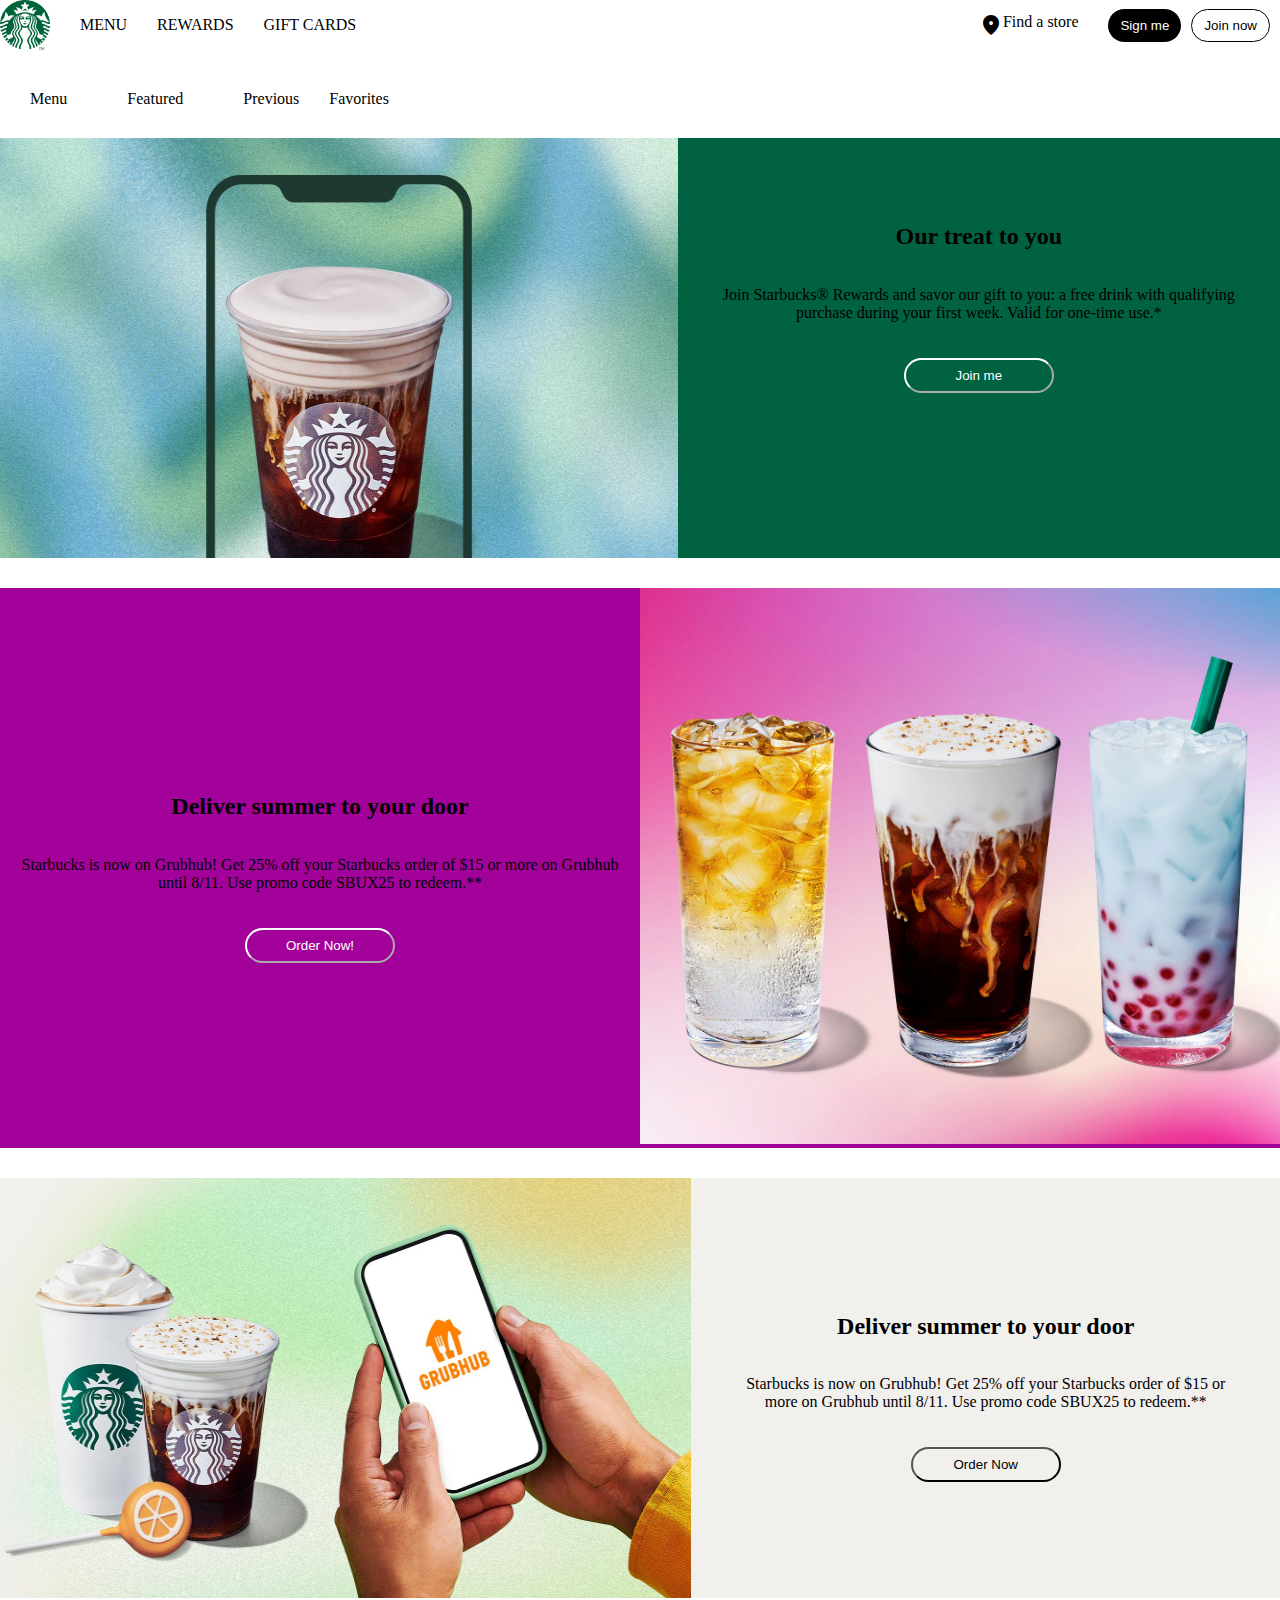
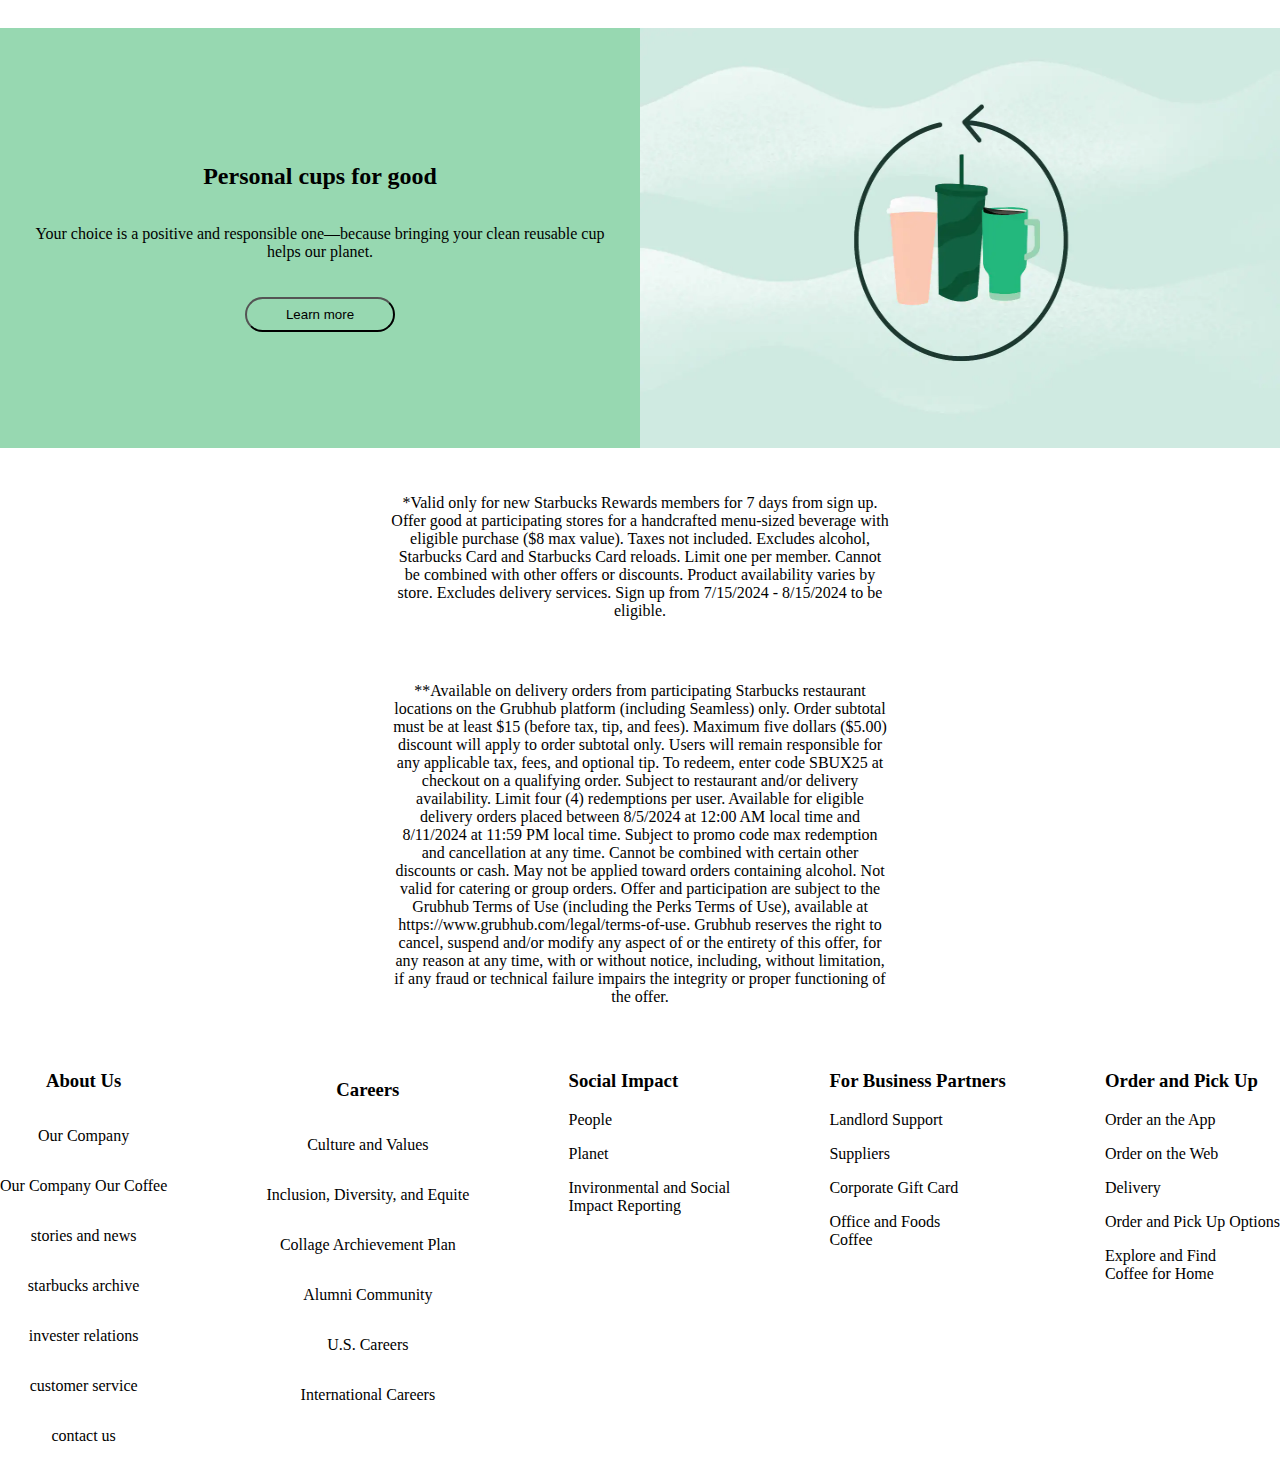
<file: index.html>
<!DOCTYPE html>
<html lang="en">
  <head>
    <meta charset="UTF-8" />
    <meta name="viewport" content="width=device-width, initial-scale=1.0" />
    <title>Starbucks1</title>
    <link rel="stylesheet" href="./starbucks.css" />
    <link
      rel="stylesheet"
      href="https://fonts.googleapis.com/css2?family=Material+Symbols+Outlined:opsz,wght,FILL,GRAD@20..48,100..700,0..1,-50..200"
    />
  </head>
  <body>
    <header
      style="
        display: flex;
        flex-direction: row;
        justify-content: space-between;

        width: 100%;
      "
    >
      <div id="left-side" style="display: flex; align-items: center">
        <img src="./logo starbucks.svg.png" height="50px" width="50px" alt="" />
        <div style="display: flex; justify-content: space-between">
          <div style="display: flex; padding-left: 30px">MENU</div>
          <div style="display: flex; padding-left: 30px">REWARDS</div>
          <div style="display: flex; padding-left: 30px">GIFT CARDS</div>
        </div>
      </div>

      <div id="right-side" style="display: flex; align-items: center">
        <div style="display: flex">
          <span class="material-symbols-outlined"> location_on </span>
          <span> Find a store</span>
        </div>

        <div id="call-out">
          <button>Sign me</button>
          <button>Join now</button>
        </div>
      </div>
    </header>
    <div id="intro" style="display: flex; align-items: center">
      <div style="display: flex; padding-left: 30px">Menu</div>
      <div style="display: flex; padding-left: 30px">Featured</div>
      <div style="display: flex; padding-left: 30px">Previous</div>
      <div style="display: flex; paddng-left: 30px">Favorites</div>
    </div>
    <div id="section1">
      <div id="section1-left">
        <img src="./section2 drinl pic.jpg" alt="" />
      </div>
      <div id="section1-rigth">
        <h2>Our treat to you</h2>
        <p>
          Join Starbucks® Rewards and savor our gift to you: a free drink with
          qualifying purchase during your first week. Valid for one-time use.*
        </p>
        <button>Join me</button>
      </div>
    </div>
    <div id="section-2">
      <div id="section-2-left">
        <h2>Deliver summer to your door</h2>
        <p>
          Starbucks is now on Grubhub! Get 25% off your Starbucks order of $15
          or more on Grubhub until 8/11. Use promo code SBUX25 to redeem.**
        </p>
        <button>Order Now!</button>
      </div>
      <div id="section-2-right">
        <img src="./section4.1 pic.webp" alt="" />
      </div>
    </div>
    <div id="section3">
      <div id="section3-left">
        <img src="./starbucks grubhub pic.jpg" alt="" />
      </div>

      <div id="section3-rigth">
        <h2>Deliver summer to your door</h2>
        <p>
          Starbucks is now on Grubhub! Get 25% off your Starbucks order of $15
          or more on Grubhub until 8/11. Use promo code SBUX25 to redeem.**
        </p>
        <button>Order Now</button>
      </div>
    </div>
    <div id="section4">
      <div id="section4-left">
        <h2>Personal cups for good</h2>
        <p>
          Your choice is a positive and responsible one—because bringing your
          clean reusable cup helps our planet.
        </p>
        <button>Learn more</button>
      </div>
      <div id="section4-rigth">
        <img src="./last pic .webp" alt="" />
      </div>
    </div>
    <div id="section5-text1">
      <p>
        *Valid only for new Starbucks Rewards members for 7 days from sign up.
        Offer good at participating stores for a handcrafted menu-sized beverage
        with eligible purchase ($8 max value). Taxes not included. Excludes
        alcohol, Starbucks Card and Starbucks Card reloads. Limit one per
        member. Cannot be combined with other offers or discounts. Product
        availability varies by store. Excludes delivery services. Sign up from
        7/15/2024 - 8/15/2024 to be eligible.
      </p>
    </div>
    <div id="section5-text2">
      <p>
        **Available on delivery orders from participating Starbucks restaurant
        locations on the Grubhub platform (including Seamless) only. Order
        subtotal must be at least $15 (before tax, tip, and fees). Maximum five
        dollars ($5.00) discount will apply to order subtotal only. Users will
        remain responsible for any applicable tax, fees, and optional tip. To
        redeem, enter code SBUX25 at checkout on a qualifying order. Subject to
        restaurant and/or delivery availability. Limit four (4) redemptions per
        user. Available for eligible delivery orders placed between 8/5/2024 at
        12:00 AM local time and 8/11/2024 at 11:59 PM local time. Subject to
        promo code max redemption and cancellation at any time. Cannot be
        combined with certain other discounts or cash. May not be applied toward
        orders containing alcohol. Not valid for catering or group orders. Offer
        and participation are subject to the Grubhub Terms of Use (including the
        Perks Terms of Use), available at
        https://www.grubhub.com/legal/terms-of-use. Grubhub reserves the right
        to cancel, suspend and/or modify any aspect of or the entirety of this
        offer, for any reason at any time, with or without notice, including,
        without limitation, if any fraud or technical failure impairs the
        integrity or proper functioning of the offer.
      </p>
    </div>
    <footer id="footer">
      <div class="footer-text1">
        <h3>About Us</h3>
        <p>Our Company</p>
        <p>Our Company Our Coffee</p>
        <p>stories and news</p>
        <p>starbucks archive</p>
        <p>invester relations</p>
        <p>customer service</p>
        <p>contact us</p>
      </div>
      <div class="footer-text2">
        <h3>Careers</h3>
        <p>Culture and Values</p>
        <p>Inclusion, Diversity, and Equite</p>
        <p>Collage Archievement Plan</p>
        <p>Alumni Community</p>
        <p>U.S. Careers</p>
        <p>International Careers</p>
        <p></p>
      </div>
      <div>
        <h3>Social Impact</h3>
        <p>People</p>
        <p>Planet</p>
        <p>
          Invironmental and Social <br />
          Impact Reporting
        </p>
        <p></p>
        <p></p>
        <p></p>
        <p></p>
      </div>
      <div>
        <h3>For Business Partners</h3>
        <p>Landlord Support</p>
        <p>Suppliers</p>
        <p>Corporate Gift Card</p>
        <p>
          Office and Foods <br />
          Coffee
        </p>
        <p></p>
        <p></p>
        <p></p>
      </div>
      <div>
        <h3>Order and Pick Up</h3>
        <p>Order an the App</p>
        <p>Order on the Web</p>
        <p>Delivery</p>
        <p>Order and Pick Up Options</p>
        <p>
          Explore and Find <br />
          Coffee for Home
        </p>
        <p></p>
        <p></p>
      </div>
    </footer>
  </body>
</html>
</file>
<file: starbucks.css>
body {
  margin: 0;
  padding: 0;
}
.material-symbols-outlined {
  font-variation-settings: "FILL" 1, "wght" 400, "GRAD" 0, "opsz" 24;
}

#section1 {
  width: 100%;
  height: 420px;
  background-color: #006241;
  margin-top: 30px;
  display: flex;
  flex-direction: row;
}
#section1-left img {
  height: 420px;
  width: 100%;
}
#section1-rigth {
  display: flex;
  flex-direction: column;
  justify-content: center;
  text-align: center;
  align-items: center;
  height: 320px;
  width: 50%;
}
#section1-rigth button {
  height: 35px;
  width: 150px;
  background-color: #006241;
  border-radius: 3px;
  border-color: white;
  color: white;
  border-radius: 30px;
  margin-top: 20px;
}
#section1-rigth button:hover {
  cursor: pointer;
  opacity: 0.5;
  padding: 7px 16px;
}
#section1-rigth p {
  padding: 0px 40px;
}
#section-2 {
  width: 100%;
  margin-top: 30px;
  background-color: #a3029a;
  display: flex;
}

#section-2-right {
  width: 50%;
  height: 100%;
}

#section-2-right img {
  width: 100%;
}

#section-2-left {
  width: 50%;
  display: flex;
  flex-direction: column;
  align-items: center;
  justify-content: center;
  text-align: center;
}
#section-2-left p {
  padding: 0px 20px;
}
#section-2-left button {
  height: 35px;
  width: 150px;
  background-color: #a3029a;

  border-color: white;
  color: white;
  border-radius: 30px;
  margin-top: 20px;
}
#section-2-left button:hover {
  cursor: pointer;
  opacity: 0.75;
  padding: 7px 16px;
}
#section3 {
  height: 420px;
  width: 100%;
  background-color: #f2f0ed;
  display: flex;
  flex-direction: row;
  margin-top: 30px;
}
#section3-left img {
  height: 420px;
  width: 100%;
}
#section3-rigth {
  display: flex;
  flex-direction: column;
  justify-content: center;
  align-items: center;
  text-align: center;
  width: 43%;
  padding: 0px 30px;
}
#section3-rigth p {
  padding: 0px 20px;
  display: flex;
  text-align: center;
  padding: 0px 20px;
}
#section3-rigth button {
  height: 35px;
  width: 150px;
  background-color: #f2f0ed;
  border-color: black;
  color: black;
  border-radius: 30px;
  margin-top: 20px;
  padding: 7px 16px;
}
#section3-rigth button:hover {
  cursor: pointer;
  opacity: 0.5;
}
#section4 {
  height: 420px;
  width: 100%;
  background-color: #97d8b1;
  display: flex;
  flex-direction: row;
  margin-top: 30px;
}
#section4-left {
  width: 50%;
  display: flex;
  flex-direction: column;
  align-items: center;
  justify-content: center;
  text-align: center;
}
#section4-rigth {
  width: 50%;
  height: 100%;
}
#section4-rigth img {
  width: 100%;
  height: 420px;
}
#section4-left p {
  padding: 0px 20px;
  display: flex;
  text-align: center;
  padding: 0px 20px;
}
#section4-left button {
  height: 35px;
  width: 150px;
  background-color: #97d8b1;
  border-color: black;
  color: black;
  border-radius: 30px;
  margin-top: 20px;
  padding: 7px 16px;
}
#section4-left button:hover {
  cursor: pointer;
  opacity: 0.5;
}
#section5-text1 {
  text-align: center;
  margin-top: 30px;
  display: flex;
  justify-content: center;
}

#section5-text1 p {
  width: 500px;
  font-size: 16px;
}
#section5-text2 {
  margin-top: 80px;
}
#section5-text2 {
  text-align: center;
  margin-top: 30px;
  display: flex;
  justify-content: center;
}
#section5-text2 p {
  width: 500px;
  font-size: 16px;
}
#footer {
  display: flex;
  flex-direction: row;
  justify-content: space-between;
  margin-top: 30px;
}
.footer-text1 {
  display: flex;
  flex-direction: column;
  text-align: start;
  justify-content: center;
  align-items: center;
}
.footer-text2 {
  display: flex;
  flex-direction: column;
  text-align: start;
  justify-content: center;
  align-items: center;
}
#intro {
  margin-top: 40px;
  gap: 30px;
}
#call-out {
  display: flex;
  gap: 10px;
  margin: 0px 10px;
}
#call-out button {
  border-radius: 20px;
  padding: 8px 12px;
  border: none;
}
#call-out button:hover {
  cursor: pointer;
  transform: scale(1.1);
  transition: 0.6s;
}

#call-out button:nth-child(1) {
  background-color: black;
  color: white;
}
#call-out button:nth-child(2) {
  background-color: white;
  color: black;
  border: 1px solid black;
}
#right-side {
  gap: 20px;
}
#right-side span:hover {
  cursor: pointer;
  opacity: 0.5;
}
#right-side span {
  gap: 20px;
}
</file>
